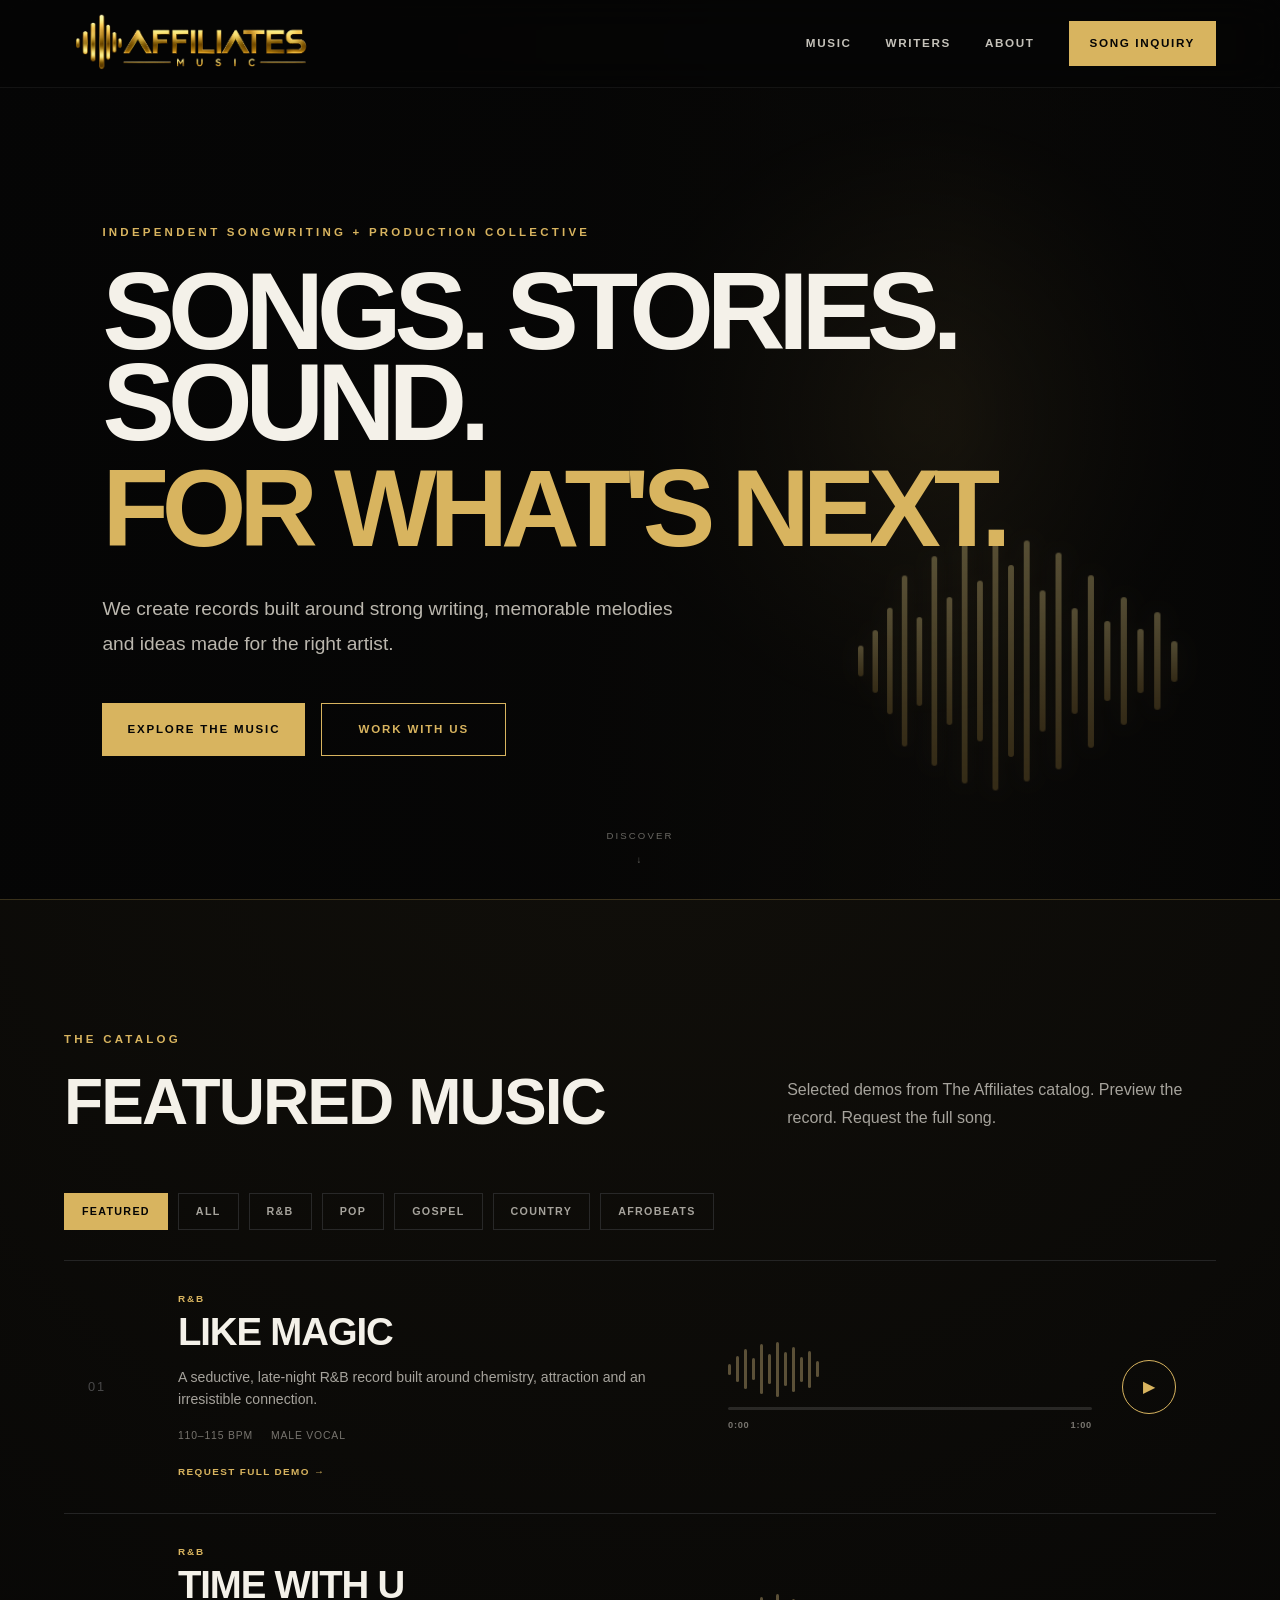
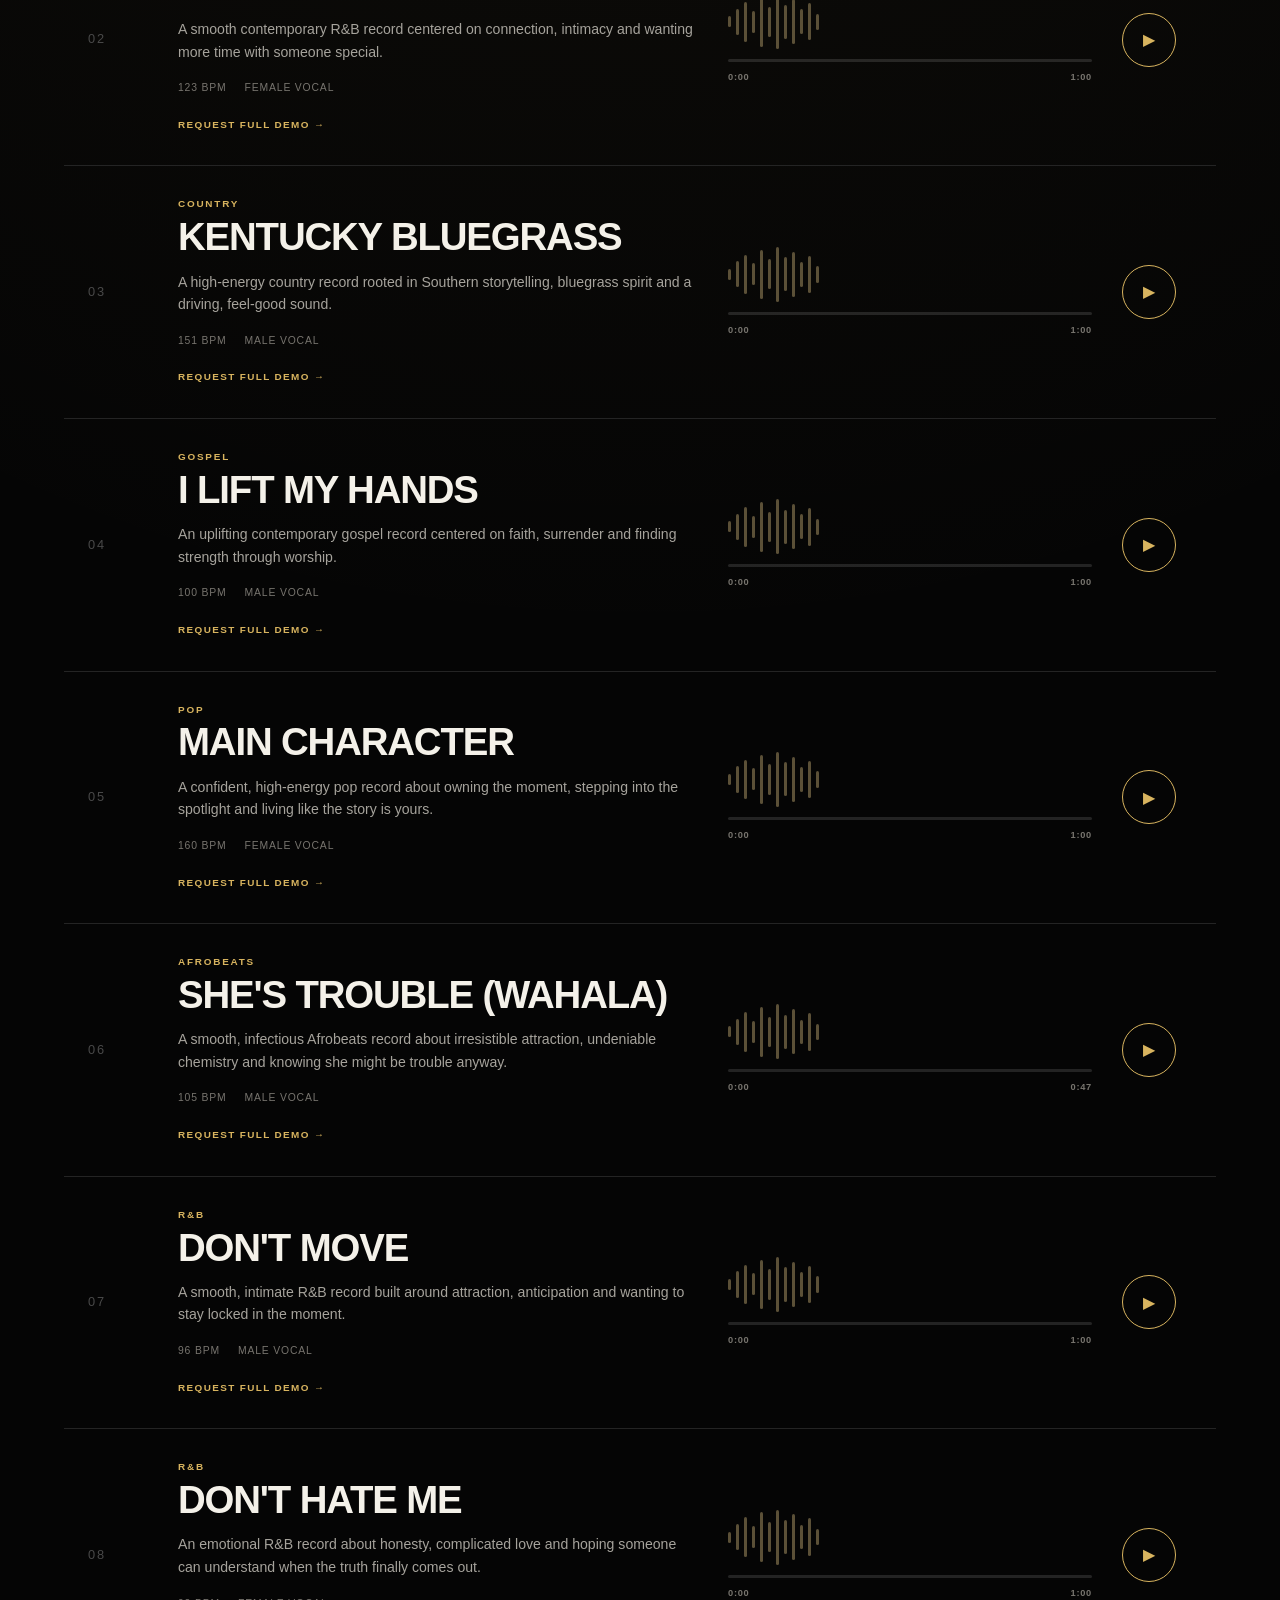
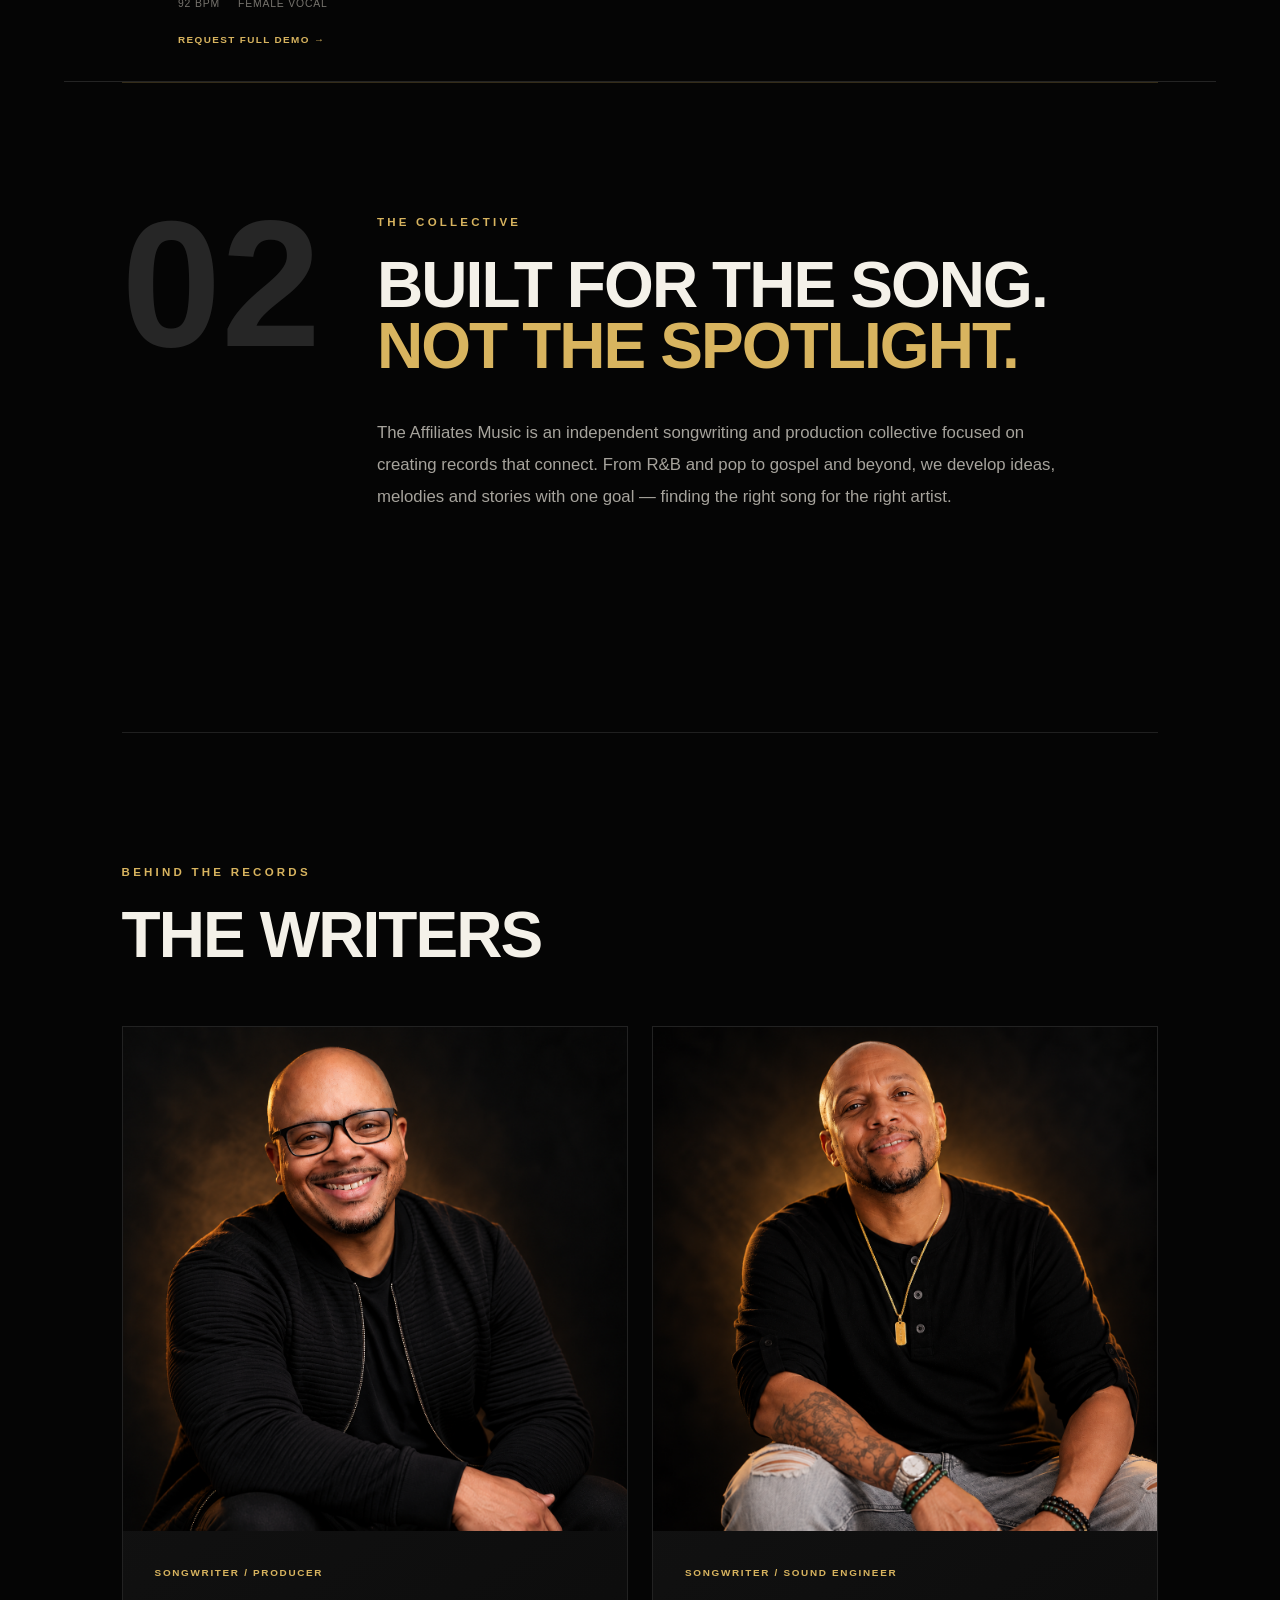
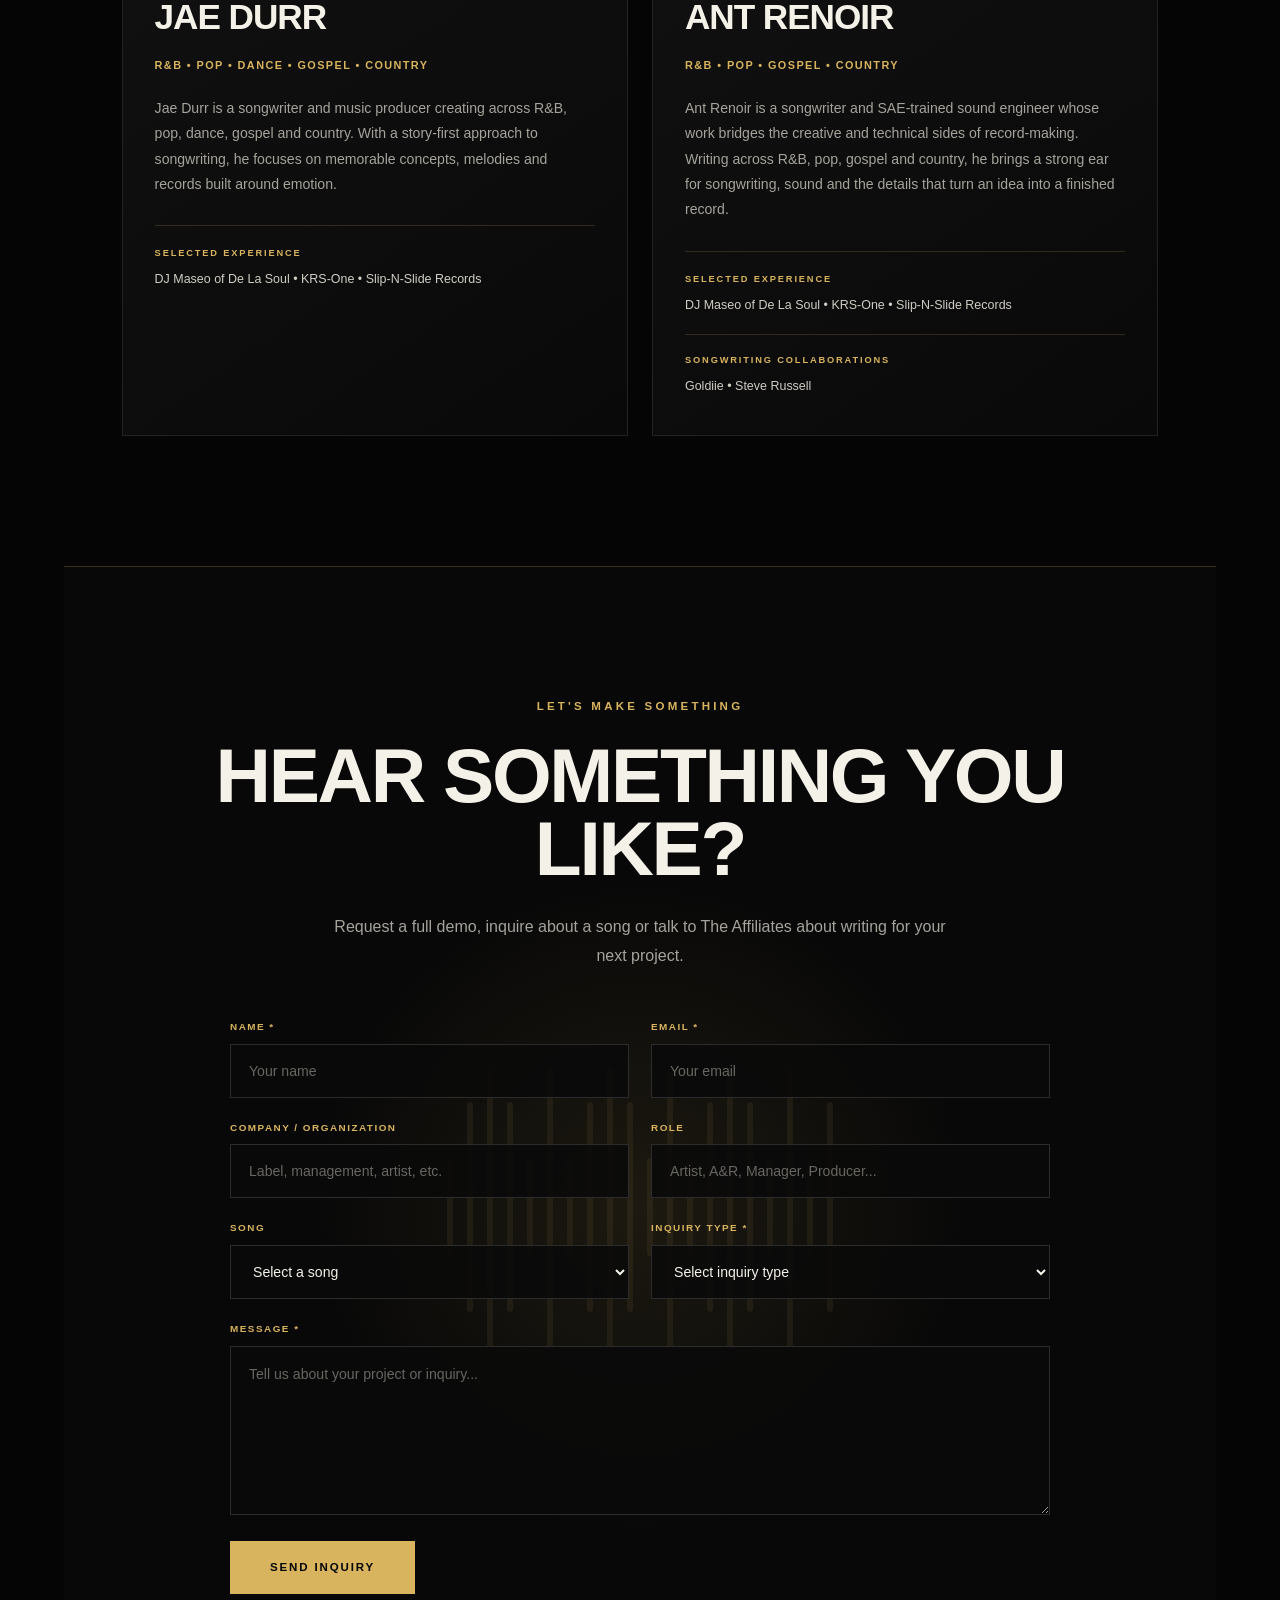
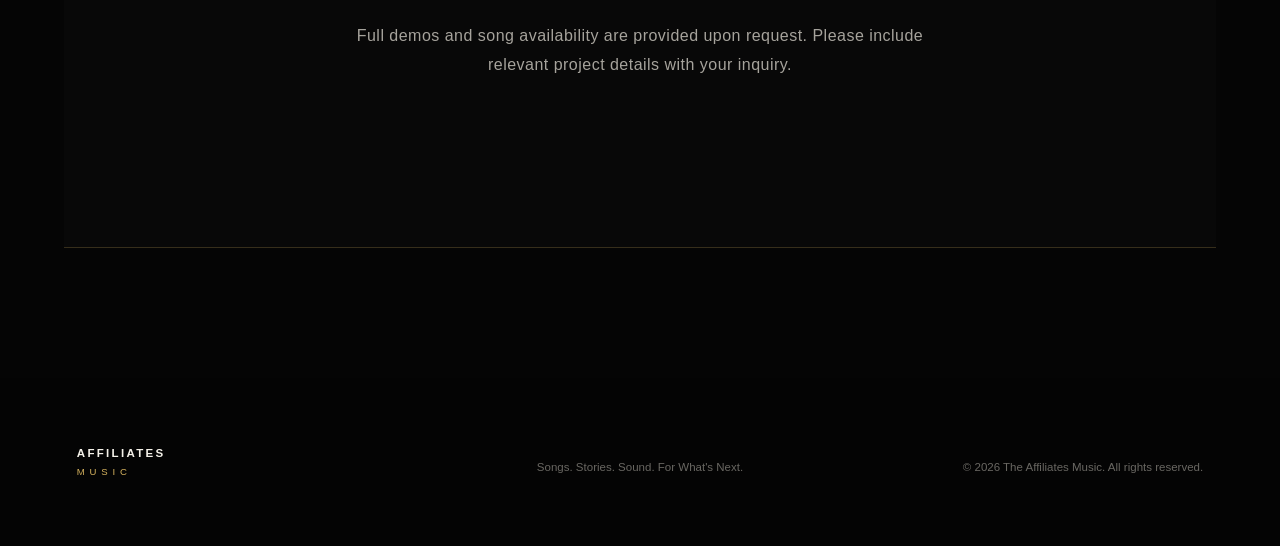
<file: index.html>
<!DOCTYPE html>
<html lang="en">
<head>
  <meta charset="UTF-8">
  <meta name="viewport" content="width=device-width, initial-scale=1.0">

  <meta
    name="description"
    content="The Affiliates Music — an independent songwriting and production collective creating songs for artists, labels and the culture."
  >
<meta
  name="robots"
  content="index, follow"
>

<meta
  name="author"
  content="The Affiliates Music"
>

<link
  rel="canonical"
  href="https://mjdurr.github.io/the-affiliates-music/"
>
  
<!-- Social Sharing / Open Graph -->
<meta property="og:type" content="website">

<meta
  property="og:title"
  content="The Affiliates Music | Songwriting & Production Collective"
>

<meta
  property="og:description"
  content="Songs. Stories. Sound. For What's Next. Explore original music from The Affiliates Music — an independent songwriting and production collective."
>

<meta
  property="og:url"
  content="https://mjdurr.github.io/the-affiliates-music/"
>

<meta
  property="og:image"
  content="https://mjdurr.github.io/the-affiliates-music/assets/images/affiliates-social-share.png"
>

<meta property="og:image:width" content="1200">
<meta property="og:image:height" content="630">
<meta
  property="og:image:alt"
  content="The Affiliates Music — Songs. Stories. Sound. For What's Next."
>

<meta
  property="og:site_name"
  content="The Affiliates Music"
>

<!-- X / Twitter Sharing -->
<meta name="twitter:card" content="summary_large_image">

<meta
  name="twitter:title"
  content="The Affiliates Music | Songwriting & Production Collective"
>

<meta
  name="twitter:description"
  content="Songs. Stories. Sound. For What's Next. Explore original music from The Affiliates Music."
>

<meta
  name="twitter:image"
  content="https://mjdurr.github.io/the-affiliates-music/assets/images/affiliates-social-share.png"
>
  <title>The Affiliates Music | Songwriting & Production Collective</title>
<link
  rel="icon"
  type="image/png"
  href="assets/images/affiliates-logo.png"
>
  <link rel="stylesheet" href="style.css">
  <script type="application/ld+json">
{
  "@context": "https://schema.org",
  "@type": "Organization",
  "name": "The Affiliates Music",
  "url": "https://mjdurr.github.io/the-affiliates-music/",
  "logo": "https://mjdurr.github.io/the-affiliates-music/assets/images/affiliates-logo.png",
  "description": "An independent songwriting and production collective creating original music for artists, labels and the culture.",
  "founder": [
    {
      "@type": "Person",
      "name": "Jae Durr"
    },
    {
      "@type": "Person",
      "name": "Ant Renoir"
    }
  ],
  "knowsAbout": [
    "Songwriting",
    "Music Production",
    "Sound Engineering",
    "R&B",
    "Pop Music",
    "Gospel Music",
    "Country Music",
    "Afrobeats"
  ]
}
</script>
</head>

<body>

  <!-- =========================
       NAVIGATION
  ========================== -->
  <header class="site-header">

<a href="#home" class="brand">
  <img
    src="assets/images/affiliates-logo.png"
    alt="The Affiliates Music"
    class="brand-logo"
  >
</a>

    <nav class="main-nav">
      <a href="#music">Music</a>
      <a href="#writers">Writers</a>
      <a href="#about">About</a>
      <a href="#contact" class="nav-cta">Song Inquiry</a>
    </nav>

  </header>


  <main>

    <!-- =========================
         HERO
    ========================== -->
    <section class="hero" id="home">

      <div class="hero-glow"></div>

      <div class="hero-content">

        <p class="eyebrow">INDEPENDENT SONGWRITING + PRODUCTION COLLECTIVE</p>

        <h1>
          SONGS. STORIES. SOUND.
          <span>FOR WHAT'S NEXT.</span>
        </h1>

        <p class="hero-copy">
          We create records built around strong writing, memorable
          melodies and ideas made for the right artist.
        </p>

        <div class="hero-actions">
          <a href="#music" class="button button-primary">
            Explore The Music
          </a>

          <a href="#contact" class="button button-secondary">
            Work With Us
          </a>
        </div>

      </div>

      <div class="hero-waveform" aria-hidden="true">
        <span></span>
        <span></span>
        <span></span>
        <span></span>
        <span></span>
        <span></span>
        <span></span>
        <span></span>
        <span></span>
        <span></span>
        <span></span>
        <span></span>
        <span></span>
        <span></span>
        <span></span>
        <span></span>
        <span></span>
        <span></span>
        <span></span>
        <span></span>
        <span></span>
      </div>

      <a href="#music" class="scroll-indicator">
        <span>Discover</span>
        ↓
      </a>

    </section>


    <!-- =========================
         FEATURED MUSIC
    ========================== -->
    <section class="section music-section" id="music">

      <div class="section-heading">

        <div>
          <p class="eyebrow">THE CATALOG</p>
          <h2>Featured Music</h2>
        </div>

        <p>
          Selected demos from The Affiliates catalog.
          Preview the record. Request the full song.
        </p>

      </div>


      <div class="filter-bar">
  <button class="filter active" data-filter="featured">Featured</button>
  <button class="filter" data-filter="all">All</button>
  <button class="filter" data-filter="r&b">R&amp;B</button>
  <button class="filter" data-filter="pop">Pop</button>
  <button class="filter" data-filter="gospel">Gospel</button>
  <button class="filter" data-filter="country">Country</button>
  <button class="filter" data-filter="afrobeats">Afrobeats</button>
</div>

      <div class="song-grid">

        
        <!-- SONG 1 -->
<article class="song-card" data-featured="true">

  <div class="song-number">01</div>

  <div class="song-info">
    <p class="song-genre">R&amp;B</p>

    <h3>Like Magic</h3>

    <p class="song-description">
      A seductive, late-night R&amp;B record built around
      chemistry, attraction and an irresistible connection.
    </p>

    <div class="song-meta">
      <span>110–115 BPM</span>
      <span>Male Vocal</span>
    </div>
    <button
  type="button"
  class="demo-request"
  data-song="Like Magic">
  Request Full Demo →
</button>
  </div>

  <div class="song-player">

  <div class="mini-wave">
    <span></span><span></span><span></span><span></span>
    <span></span><span></span><span></span><span></span>
    <span></span><span></span><span></span><span></span>
  </div>

  <div class="progress-container">

    <div
      class="progress-track"
      data-progress="like-magic-audio"
      role="slider"
      aria-label="Like Magic playback position"
      tabindex="0">

      <div class="progress-fill"></div>

    </div>

    <div class="time-display">
      <span class="current-time">0:00</span>
      <span class="duration">0:00</span>
    </div>

  </div>

</div>

<audio
  id="like-magic-audio"
  src="assets/audio/Like_Magic-preview.mp3"
  preload="metadata">
</audio>

<button
  class="play-button"
  data-audio="like-magic-audio"
  aria-label="Play Like Magic preview">
  ▶
</button>

</article>


        <!-- SONG 2 -->
<article class="song-card" data-featured="true">

  <div class="song-number">02</div>

  <div class="song-info">
    <p class="song-genre">R&amp;B</p>

    <h3>Time With U</h3>

    <p class="song-description">
      A smooth contemporary R&amp;B record centered on connection,
      intimacy and wanting more time with someone special.
    </p>

    <div class="song-meta">
  <span>123 BPM</span>
  <span>Female Vocal</span>
</div>
    <button
  type="button"
  class="demo-request"
  data-song="Time With U">
  Request Full Demo →
</button>
  </div>

  <div class="song-player">

    <div class="mini-wave">
      <span></span><span></span><span></span><span></span>
      <span></span><span></span><span></span><span></span>
      <span></span><span></span><span></span><span></span>
    </div>

    <div class="progress-container">

      <div
        class="progress-track"
        data-progress="time-with-u-audio"
        role="slider"
        aria-label="Time With U playback position"
        tabindex="0">

        <div class="progress-fill"></div>

      </div>

      <div class="time-display">
        <span class="current-time">0:00</span>
        <span class="duration">0:00</span>
      </div>

    </div>

  </div>

  <audio
    id="time-with-u-audio"
    src="assets/audio/Time_With_U-preview.mp3"
    preload="metadata">
  </audio>

  <button
    class="play-button"
    data-audio="time-with-u-audio"
    aria-label="Play Time With U preview">
    ▶
  </button>

</article>


        <!-- SONG 3 -->
<article class="song-card" data-featured="true">

  <div class="song-number">03</div>

  <div class="song-info">
    <p class="song-genre">Country</p>

    <h3>Kentucky Bluegrass</h3>

    <p class="song-description">
      A high-energy country record rooted in Southern storytelling,
      bluegrass spirit and a driving, feel-good sound.
    </p>

    <div class="song-meta">
      <span>151 BPM</span>
      <span>Male Vocal</span>
    </div>
    <button
  type="button"
  class="demo-request"
  data-song="Kentucky Bluegrass">
  Request Full Demo →
</button>
  </div>

  <div class="song-player">

    <div class="mini-wave">
      <span></span><span></span><span></span><span></span>
      <span></span><span></span><span></span><span></span>
      <span></span><span></span><span></span><span></span>
    </div>

    <div class="progress-container">

      <div
        class="progress-track"
        data-progress="kentucky-bluegrass-audio"
        role="slider"
        aria-label="Kentucky Bluegrass playback position"
        tabindex="0">

        <div class="progress-fill"></div>

      </div>

      <div class="time-display">
        <span class="current-time">0:00</span>
        <span class="duration">0:00</span>
      </div>

    </div>

  </div>

  <audio
    id="kentucky-bluegrass-audio"
    src="assets/audio/Kentucky_Bluegrass-preview.mp3"
    preload="metadata">
  </audio>

  <button
    class="play-button"
    data-audio="kentucky-bluegrass-audio"
    aria-label="Play Kentucky Bluegrass preview">
    ▶
  </button>

</article>


        <!-- SONG 4 -->
<article class="song-card" data-featured="true">

  <div class="song-number">04</div>

  <div class="song-info">
    <p class="song-genre">Gospel</p>

    <h3>I Lift My Hands</h3>

    <p class="song-description">
      An uplifting contemporary gospel record centered on faith,
      surrender and finding strength through worship.
    </p>

    <div class="song-meta">
      <span>100 BPM</span>
      <span>Male Vocal</span>
    </div>
    <button
  type="button"
  class="demo-request"
  data-song="I Lift My Hands">
  Request Full Demo →
</button>
  </div>

  <div class="song-player">

    <div class="mini-wave">
      <span></span><span></span><span></span><span></span>
      <span></span><span></span><span></span><span></span>
      <span></span><span></span><span></span><span></span>
    </div>

    <div class="progress-container">

      <div
        class="progress-track"
        data-progress="i-lift-my-hands-audio"
        role="slider"
        aria-label="I Lift My Hands playback position"
        tabindex="0">

        <div class="progress-fill"></div>

      </div>

      <div class="time-display">
        <span class="current-time">0:00</span>
        <span class="duration">0:00</span>
      </div>

    </div>

  </div>

  <audio
    id="i-lift-my-hands-audio"
    src="assets/audio/I_Lift_My_Hands-preview.mp3"
    preload="metadata">
  </audio>

  <button
    class="play-button"
    data-audio="i-lift-my-hands-audio"
    aria-label="Play I Lift My Hands preview">
    ▶
  </button>

</article>
<!-- SONG 5 -->
<article class="song-card" data-featured="true">

  <div class="song-number">05</div>

  <div class="song-info">
    <p class="song-genre">Pop</p>

    <h3>Main Character</h3>

    <p class="song-description">
      A confident, high-energy pop record about owning the moment,
      stepping into the spotlight and living like the story is yours.
    </p>

    <div class="song-meta">
      <span>160 BPM</span>
      <span>Female Vocal</span>
    </div>
    <button
  type="button"
  class="demo-request"
  data-song="Main Character">
  Request Full Demo →
</button>
  </div>

  <div class="song-player">

    <div class="mini-wave">
      <span></span><span></span><span></span><span></span>
      <span></span><span></span><span></span><span></span>
      <span></span><span></span><span></span><span></span>
    </div>

    <div class="progress-container">

      <div
        class="progress-track"
        data-progress="main-character-audio"
        role="slider"
        aria-label="Main Character playback position"
        tabindex="0">

        <div class="progress-fill"></div>

      </div>

      <div class="time-display">
        <span class="current-time">0:00</span>
        <span class="duration">0:00</span>
      </div>

    </div>

  </div>

  <audio
    id="main-character-audio"
    src="assets/audio/Main_Character-preview.mp3"
    preload="metadata">
  </audio>

  <button
    class="play-button"
    data-audio="main-character-audio"
    aria-label="Play Main Character preview">
    ▶
  </button>

</article>

<!-- SONG 6 -->
<article class="song-card" data-featured="true">

  <div class="song-number">06</div>

  <div class="song-info">
    <p class="song-genre">Afrobeats</p>

    <h3>She's Trouble (Wahala)</h3>

    <p class="song-description">
      A smooth, infectious Afrobeats record about irresistible attraction,
      undeniable chemistry and knowing she might be trouble anyway.
    </p>

    <div class="song-meta">
      <span>105 BPM</span>
      <span>Male Vocal</span>
    </div>
    <button
  type="button"
  class="demo-request"
  data-song="She's Trouble (Wahala)">
  Request Full Demo →
</button>
  </div>

  <div class="song-player">

    <div class="mini-wave">
      <span></span><span></span><span></span><span></span>
      <span></span><span></span><span></span><span></span>
      <span></span><span></span><span></span><span></span>
    </div>

    <div class="progress-container">

      <div
        class="progress-track"
        data-progress="shes-trouble-wahala-audio"
        role="slider"
        aria-label="She's Trouble Wahala playback position"
        tabindex="0">

        <div class="progress-fill"></div>

      </div>

      <div class="time-display">
        <span class="current-time">0:00</span>
        <span class="duration">0:00</span>
      </div>

    </div>

  </div>

  <audio
    id="shes-trouble-wahala-audio"
    src="assets/audio/Shes_Trouble_Wahala-preview.mp3"
    preload="metadata">
  </audio>

  <button
    class="play-button"
    data-audio="shes-trouble-wahala-audio"
    aria-label="Play She's Trouble Wahala preview">
    ▶
  </button>

</article>
   <!-- SONG 7 -->
<article class="song-card" data-featured="true">

  <div class="song-number">07</div>

  <div class="song-info">
    <p class="song-genre">R&amp;B</p>

    <h3>Don't Move</h3>

    <p class="song-description">
      A smooth, intimate R&amp;B record built around attraction,
      anticipation and wanting to stay locked in the moment.
    </p>

    <div class="song-meta">
      <span>96 BPM</span>
      <span>Male Vocal</span>
    </div>
    <button
  type="button"
  class="demo-request"
  data-song="Don't Move">
  Request Full Demo →
</button>
  </div>

  <div class="song-player">

    <div class="mini-wave">
      <span></span><span></span><span></span><span></span>
      <span></span><span></span><span></span><span></span>
      <span></span><span></span><span></span><span></span>
    </div>

    <div class="progress-container">

      <div
        class="progress-track"
        data-progress="dont-move-audio"
        role="slider"
        aria-label="Don't Move playback position"
        tabindex="0">

        <div class="progress-fill"></div>

      </div>

      <div class="time-display">
        <span class="current-time">0:00</span>
        <span class="duration">0:00</span>
      </div>

    </div>

  </div>

  <audio
    id="dont-move-audio"
    src="assets/audio/Dont_Move-preview.mp3"
    preload="metadata">
  </audio>

  <button
    class="play-button"
    data-audio="dont-move-audio"
    aria-label="Play Don't Move preview">
    ▶
  </button>

</article>    

<!-- SONG 8 -->
<article class="song-card" data-featured="true">

  <div class="song-number">08</div>

  <div class="song-info">
    <p class="song-genre">R&amp;B</p>

    <h3>Don't Hate Me</h3>

    <p class="song-description">
      An emotional R&amp;B record about honesty, complicated love
      and hoping someone can understand when the truth finally comes out.
    </p>

    <div class="song-meta">
      <span>92 BPM</span>
      <span>Female Vocal</span>
    </div>
    <button
  type="button"
  class="demo-request"
  data-song="Don't Hate Me">
  Request Full Demo →
</button>
  </div>

  <div class="song-player">

    <div class="mini-wave">
      <span></span><span></span><span></span><span></span>
      <span></span><span></span><span></span><span></span>
      <span></span><span></span><span></span><span></span>
    </div>

    <div class="progress-container">

      <div
        class="progress-track"
        data-progress="dont-hate-me-audio"
        role="slider"
        aria-label="Don't Hate Me playback position"
        tabindex="0">

        <div class="progress-fill"></div>

      </div>

      <div class="time-display">
        <span class="current-time">0:00</span>
        <span class="duration">0:00</span>
      </div>

    </div>

  </div>

  <audio
    id="dont-hate-me-audio"
    src="assets/audio/Dont_Hate_Me-preview.mp3"
    preload="metadata">
  </audio>

  <button
    class="play-button"
    data-audio="dont-hate-me-audio"
    aria-label="Play Don't Hate Me preview">
    ▶
  </button>

</article>
        
    <!-- =========================
         ABOUT
    ========================== -->
    <section class="section about-section" id="about">

      <div class="about-number">02</div>

      <div class="about-content">

        <p class="eyebrow">THE COLLECTIVE</p>

        <h2>
          Built for the song.
          <span>Not the spotlight.</span>
        </h2>

        <p>
          The Affiliates Music is an independent songwriting and
          production collective focused on creating records that connect.
          From R&amp;B and pop to gospel and beyond, we develop ideas,
          melodies and stories with one goal — finding the right song
          for the right artist.
        </p>

      </div>

    </section>


    <!-- =========================
         WRITERS
    ========================== -->
    <section class="section writers-section" id="writers">

      <div class="section-heading">

        <div>
          <p class="eyebrow">BEHIND THE RECORDS</p>
          <h2>The Writers</h2>
        </div>

      </div>


      <div class="writer-grid">

  <!-- JAE DURR -->
  <article class="writer-card">

    <div class="writer-image">
  <img
    src="assets/images/jae-durr.png"
    alt="Jae Durr — Songwriter and Producer"
    class="writer-photo"
  >
</div>

    <div class="writer-content">

      <p class="writer-role">
        SONGWRITER / PRODUCER
      </p>

      <h3>Jae Durr</h3>

      <p class="writer-genres">
        R&amp;B • POP • DANCE • GOSPEL • COUNTRY
      </p>

      <p class="writer-bio">
        Jae Durr is a songwriter and music producer creating across
        R&amp;B, pop, dance, gospel and country. With a story-first
        approach to songwriting, he focuses on memorable concepts,
        melodies and records built around emotion.
      </p>

      <div class="writer-credits">
        <span>SELECTED EXPERIENCE</span>

        <p>
          DJ Maseo of De La Soul • KRS-One • Slip-N-Slide Records
        </p>
      </div>

    </div>

  </article>


  <!-- ANT RENOIR -->
  <article class="writer-card">

    <div class="writer-image">
  <img
    src="assets/images/ant-renoir.png"
    alt="Ant Renoir — Songwriter and Sound Engineer"
    class="writer-photo"
  >
</div>

    <div class="writer-content">

      <p class="writer-role">
        SONGWRITER / SOUND ENGINEER
      </p>

      <h3>Ant Renoir</h3>

      <p class="writer-genres">
        R&amp;B • POP • GOSPEL • COUNTRY
      </p>

      <p class="writer-bio">
        Ant Renoir is a songwriter and SAE-trained sound engineer
        whose work bridges the creative and technical sides of
        record-making. Writing across R&amp;B, pop, gospel and country,
        he brings a strong ear for songwriting, sound and the details
        that turn an idea into a finished record.
      </p>

      <div class="writer-credits">
        <span>SELECTED EXPERIENCE</span>

        <p>
          DJ Maseo of De La Soul • KRS-One • Slip-N-Slide Records
        </p>
      </div>

      <div class="writer-credits collaboration-credits">
        <span>SONGWRITING COLLABORATIONS</span>

        <p>
          Goldiie • Steve Russell
        </p>
      </div>

    </div>

  </article>

</div>

    </section>


    <!-- =========================
         CONTACT CTA
    ========================== -->
    <section class="contact-section" id="contact">

      <div class="contact-wave" aria-hidden="true">
        <span></span><span></span><span></span><span></span>
        <span></span><span></span><span></span><span></span>
        <span></span><span></span><span></span><span></span>
        <span></span><span></span><span></span><span></span>
        <span></span><span></span><span></span><span></span>
      </div>

      <div class="contact-content">

        <p class="eyebrow">LET'S MAKE SOMETHING</p>

        <h2>Hear something you like?</h2>

        <p>
          Request a full demo, inquire about a song or talk to
          The Affiliates about writing for your next project.
        </p>

        <form
  class="inquiry-form"
  action="https://formspree.io/f/mljjgrqg"
  method="POST"
>


          
  <div class="form-grid">

    <div class="form-field">
      <label for="inquiry-name">Name *</label>
      <input
        type="text"
        id="inquiry-name"
        name="name"
        placeholder="Your name"
        required
      >
    </div>

    <div class="form-field">
      <label for="inquiry-email">Email *</label>
      <input
        type="email"
        id="inquiry-email"
        name="email"
        placeholder="Your email"
        required
      >
    </div>

    <div class="form-field">
      <label for="inquiry-company">Company / Organization</label>
      <input
        type="text"
        id="inquiry-company"
        name="company"
        placeholder="Label, management, artist, etc."
      >
    </div>

    <div class="form-field">
      <label for="inquiry-role">Role</label>
      <input
        type="text"
        id="inquiry-role"
        name="role"
        placeholder="Artist, A&R, Manager, Producer..."
      >
    </div>

    <div class="form-field">
      <label for="inquiry-song">Song</label>
      <select id="inquiry-song" name="song">
        <option value="">Select a song</option>
        <option value="Like Magic">Like Magic</option>
        <option value="Time With U">Time With U</option>
        <option value="Kentucky Bluegrass">Kentucky Bluegrass</option>
        <option value="I Lift My Hands">I Lift My Hands</option>
        <option value="Main Character">Main Character</option>
        <option value="She's Trouble (Wahala)">She's Trouble (Wahala)</option>
        <option value="Don't Move">Don't Move</option>
        <option value="Don't Hate Me">Don't Hate Me</option>
      </select>
    </div>

    <div class="form-field">
      <label for="inquiry-type">Inquiry Type *</label>
      <select
        id="inquiry-type"
        name="inquiry_type"
        required
      >
        <option value="">Select inquiry type</option>
        <option value="Request Full Demo">Request Full Demo</option>
        <option value="Song Availability / Licensing">Song Availability / Licensing</option>
        <option value="Writing / Production">Writing / Production Inquiry</option>
        <option value="Other">Other</option>
      </select>
    </div>

  </div>

  <div class="form-field form-message">
    <label for="inquiry-message">Message *</label>
    <textarea
      id="inquiry-message"
      name="message"
      rows="6"
      placeholder="Tell us about your project or inquiry..."
      required
    ></textarea>
  </div>

  <button type="submit" class="button button-primary">
    Send Inquiry
  </button>

</form>
<p class="inquiry-note">
  Full demos and song availability are provided upon request.
  Please include relevant project details with your inquiry.
</p>
      </div>

    </section>

  </main>


  <!-- =========================
       FOOTER
  ========================== -->
  <footer>

    <div class="footer-brand">
      <strong>AFFILIATES</strong>
      <span>MUSIC</span>
    </div>

    <p>
      Songs. Stories. Sound. For What's Next.
    </p>

    <p class="copyright">
      © 2026 The Affiliates Music. All rights reserved.
    </p>

  </footer>

<script src="script.js"></script>

</body>
</html>
</file>
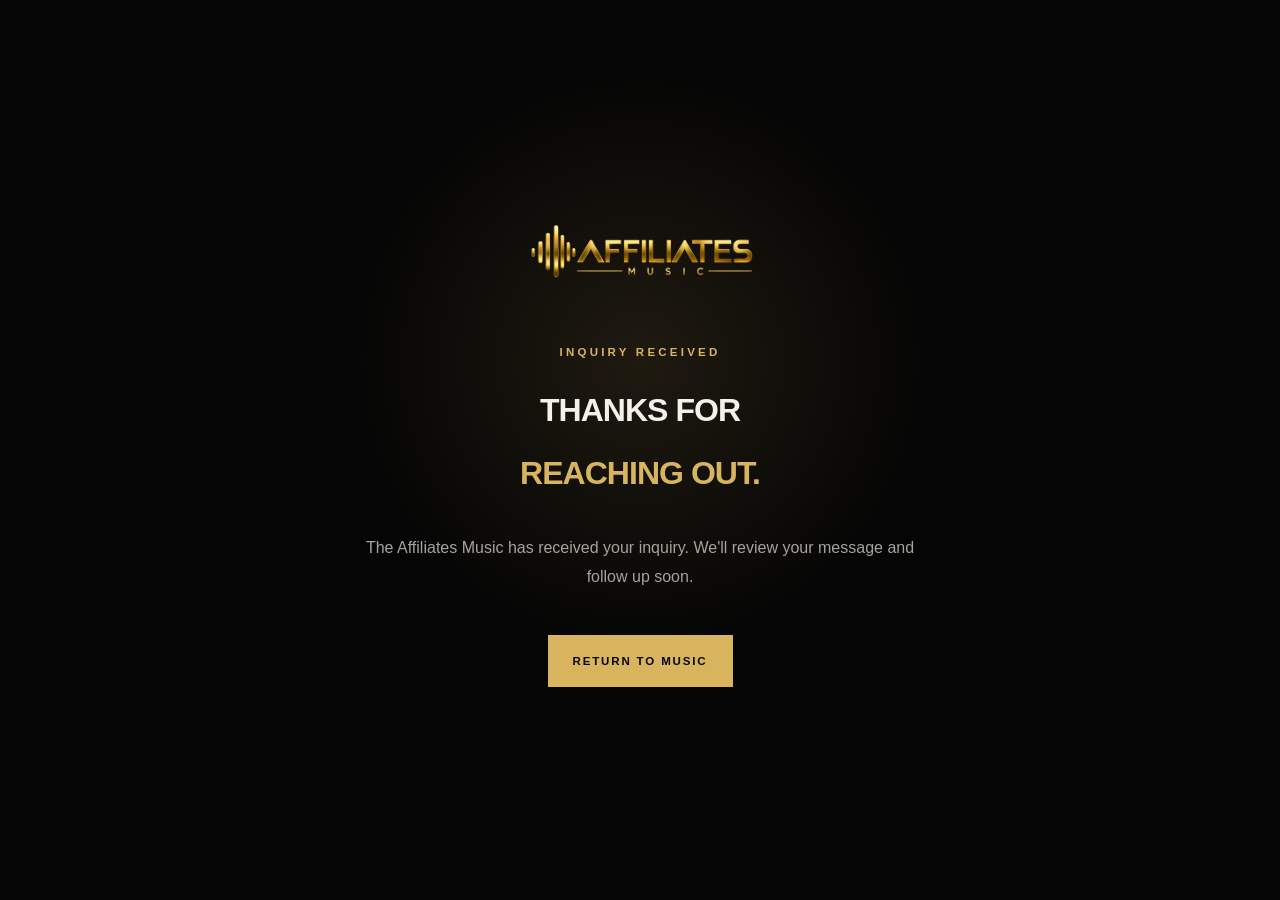
<file: thanks.html>
<!DOCTYPE html>
<html lang="en">

<head>
  <meta charset="UTF-8">

  <meta
    name="viewport"
    content="width=device-width, initial-scale=1.0"
  >

  <meta
    name="description"
    content="Thank you for contacting The Affiliates Music."
  >

  <title>Inquiry Received | The Affiliates Music</title>

  <link rel="stylesheet" href="style.css">
</head>

<body>

  <main class="thank-you-page">

    <div class="thank-you-content">

      <img
        src="assets/images/affiliates-logo.png"
        alt="The Affiliates Music"
        class="thank-you-logo"
      >

      <p class="eyebrow">
        INQUIRY RECEIVED
      </p>

      <h1>
        THANKS FOR
        <span>REACHING OUT.</span>
      </h1>

      <p class="thank-you-copy">
        The Affiliates Music has received your inquiry.
        We'll review your message and follow up soon.
      </p>

      <a
        href="index.html#music"
        class="button button-primary"
      >
        Return to Music
      </a>

    </div>

  </main>

</body>

</html>
</file>
<file: style.css>
/* =========================================================
   THE AFFILIATES MUSIC
   Core Website Styles
========================================================= */

:root {
  --black: #050505;
  --black-soft: #0a0a0a;
  --charcoal: #101010;
  --charcoal-light: #171717;

  --gold: #d8b45f;
  --gold-light: #f0d98e;
  --gold-dark: #8e7135;

  --white: #f4f1e9;
  --gray: #a6a39c;
  --gray-dark: #696762;

  --border: rgba(216, 180, 95, 0.22);

  --max-width: 1240px;
}


/* =========================================================
   RESET
========================================================= */

* {
  box-sizing: border-box;
  margin: 0;
  padding: 0;
}

html {
  scroll-behavior: smooth;
}

body {
  background:
    radial-gradient(
      circle at 50% 10%,
      rgba(216, 180, 95, 0.06),
      transparent 25%
    ),
    var(--black);

  color: var(--white);

  font-family:
    Arial,
    Helvetica,
    sans-serif;

  line-height: 1.6;

  overflow-x: hidden;
}

a {
  color: inherit;
  text-decoration: none;
}

button {
  font: inherit;
}


/* =========================================================
   TYPOGRAPHY
========================================================= */

h1,
h2,
h3,
strong {
  letter-spacing: -0.03em;
}

h2 {
  font-size: clamp(2.7rem, 5vw, 5.5rem);
  line-height: 0.95;
  text-transform: uppercase;
}

.eyebrow {
  color: var(--gold);

  font-size: 0.72rem;
  font-weight: 700;

  letter-spacing: 0.28em;

  text-transform: uppercase;

  margin-bottom: 24px;
}


/* =========================================================
   HEADER
========================================================= */

.site-header {
  position: fixed;

  top: 0;
  left: 0;

  width: 100%;

  height: 88px;

  padding: 0 5%;

  display: flex;
  align-items: center;
  justify-content: space-between;

  background: rgba(5, 5, 5, 0.82);

  backdrop-filter: blur(18px);
  -webkit-backdrop-filter: blur(18px);

  border-bottom: 1px solid rgba(255, 255, 255, 0.06);

  z-index: 1000;
}


/* =========================================================
   BRAND
========================================================= */

.brand {
  display: flex;
  align-items: center;

  gap: 15px;
}
.brand-logo {
  display: block;
  width: 250px;
  max-width: 100%;
  height: auto;
  object-fit: contain;
}
.brand-wave {
  height: 34px;

  display: flex;
  align-items: center;

  gap: 3px;
}

.brand-wave span {
  display: block;

  width: 3px;

  background: var(--gold);

  border-radius: 4px;
}

.brand-wave span:nth-child(1) {
  height: 12px;
}

.brand-wave span:nth-child(2) {
  height: 24px;
}

.brand-wave span:nth-child(3) {
  height: 34px;
}

.brand-wave span:nth-child(4) {
  height: 24px;
}

.brand-wave span:nth-child(5) {
  height: 12px;
}

.brand-name {
  display: flex;
  flex-direction: column;

  line-height: 1;
}

.brand-name strong {
  font-size: 1rem;

  letter-spacing: 0.22em;
}

.brand-name small {
  color: var(--gold);

  font-size: 0.56rem;

  letter-spacing: 0.55em;

  margin-top: 7px;
}


/* =========================================================
   NAVIGATION
========================================================= */

.main-nav {
  display: flex;
  align-items: center;

  gap: 34px;
}

.main-nav a {
  color: #c5c2ba;

  font-size: 0.73rem;
  font-weight: 700;

  letter-spacing: 0.14em;

  text-transform: uppercase;

  transition:
    color 0.25s ease,
    opacity 0.25s ease;
}

.main-nav a:hover {
  color: var(--gold-light);
}

.main-nav .nav-cta {
  color: var(--black);

  background: var(--gold);

  padding: 12px 20px;

  border: 1px solid var(--gold);
}

.main-nav .nav-cta:hover {
  color: var(--gold-light);

  background: transparent;
}


/* =========================================================
   HERO
========================================================= */

.hero {
  min-height: 100vh;

  padding:
    170px 8%
    90px;

  position: relative;

  display: flex;
  align-items: center;

  overflow: hidden;

  border-bottom: 1px solid var(--border);
}

.hero::after {
  content: "";

  position: absolute;

  inset: 0;

  background:
    linear-gradient(
      90deg,
      rgba(5, 5, 5, 0.98) 0%,
      rgba(5, 5, 5, 0.88) 45%,
      rgba(5, 5, 5, 0.5) 75%,
      rgba(5, 5, 5, 0.9) 100%
    );

  z-index: 0;
}

.hero-glow {
  position: absolute;

  width: 650px;
  height: 650px;

  right: 3%;
  top: 10%;

  background:
    radial-gradient(
      circle,
      rgba(216, 180, 95, 0.14),
      transparent 65%
    );

  filter: blur(10px);

  z-index: 0;
}

.hero-content {
  position: relative;

  max-width: 1000px;

  z-index: 2;
}

.hero h1 {
  max-width: 1100px;

  font-size: clamp(4rem, 8.5vw, 9.5rem);

  line-height: 0.84;

  text-transform: uppercase;

  letter-spacing: -0.065em;
}

.hero h1 span {
  display: block;

  color: var(--gold);

  margin-top: 14px;
}

.hero-copy {
  max-width: 590px;

  margin-top: 38px;

  color: #bbb7ae;

  font-size: clamp(1rem, 1.5vw, 1.2rem);

  line-height: 1.8;
}

.hero-actions {
  margin-top: 42px;

  display: flex;

  gap: 16px;

  flex-wrap: wrap;
}


/* =========================================================
   BUTTONS
========================================================= */

.button {
  min-width: 185px;

  padding: 16px 24px;

  display: inline-flex;
  align-items: center;
  justify-content: center;

  border: 1px solid var(--gold);

  font-size: 0.72rem;
  font-weight: 700;

  letter-spacing: 0.16em;

  text-transform: uppercase;

  transition:
    transform 0.25s ease,
    background 0.25s ease,
    color 0.25s ease,
    box-shadow 0.25s ease;
}

.button:hover {
  transform: translateY(-2px);
}

.button-primary {
  color: var(--black);

  background: var(--gold);
}

.button-primary:hover {
  background: var(--gold-light);

  box-shadow:
    0 10px 40px rgba(216, 180, 95, 0.16);
}

.button-secondary {
  color: var(--gold);

  background: transparent;
}

.button-secondary:hover {
  color: var(--black);

  background: var(--gold);
}


/* =========================================================
   HERO WAVEFORM
========================================================= */

.hero-waveform {
  position: absolute;

  right: -3%;
  bottom: 12%;

  height: 260px;
  width: 48%;

  display: flex;
  align-items: center;
  justify-content: center;

  gap: clamp(5px, 0.8vw, 12px);

  opacity: 0.32;

  z-index: 1;

  transform: perspective(800px) rotateY(-12deg);
}

.hero-waveform span {
  width: clamp(3px, 0.45vw, 7px);

  border-radius: 100px;

  background:
    linear-gradient(
      to bottom,
      var(--gold-light),
      var(--gold-dark)
    );

  box-shadow:
    0 0 20px rgba(216, 180, 95, 0.18);
}

.hero-waveform span:nth-child(1) {
  height: 12%;
}

.hero-waveform span:nth-child(2) {
  height: 25%;
}

.hero-waveform span:nth-child(3) {
  height: 42%;
}

.hero-waveform span:nth-child(4) {
  height: 68%;
}

.hero-waveform span:nth-child(5) {
  height: 35%;
}

.hero-waveform span:nth-child(6) {
  height: 82%;
}

.hero-waveform span:nth-child(7) {
  height: 50%;
}

.hero-waveform span:nth-child(8) {
  height: 95%;
}

.hero-waveform span:nth-child(9) {
  height: 62%;
}

.hero-waveform span:nth-child(10) {
  height: 100%;
}

.hero-waveform span:nth-child(11) {
  height: 74%;
}

.hero-waveform span:nth-child(12) {
  height: 92%;
}

.hero-waveform span:nth-child(13) {
  height: 54%;
}

.hero-waveform span:nth-child(14) {
  height: 82%;
}

.hero-waveform span:nth-child(15) {
  height: 40%;
}

.hero-waveform span:nth-child(16) {
  height: 65%;
}

.hero-waveform span:nth-child(17) {
  height: 30%;
}

.hero-waveform span:nth-child(18) {
  height: 48%;
}

.hero-waveform span:nth-child(19) {
  height: 24%;
}

.hero-waveform span:nth-child(20) {
  height: 36%;
}

.hero-waveform span:nth-child(21) {
  height: 15%;
}

.scroll-indicator {
  position: absolute;

  bottom: 32px;
  left: 50%;

  transform: translateX(-50%);

  color: var(--gray-dark);

  display: flex;
  flex-direction: column;
  align-items: center;

  gap: 8px;

  font-size: 0.6rem;

  letter-spacing: 0.22em;

  text-transform: uppercase;

  z-index: 3;
}


/* =========================================================
   GLOBAL SECTION
========================================================= */

.section {
  width: min(100% - 10%, var(--max-width));

  margin: 0 auto;

  padding: 130px 0;
}

.section-heading {
  display: grid;

  grid-template-columns:
    minmax(0, 1.2fr)
    minmax(280px, 0.8fr);

  gap: 80px;

  align-items: end;

  margin-bottom: 60px;
}

.section-heading > p {
  max-width: 480px;

  color: var(--gray);

  line-height: 1.8;
}


/* =========================================================
   MUSIC SECTION
========================================================= */

.music-section {
  position: relative;
}

.filter-bar {
  display: flex;

  gap: 10px;

  flex-wrap: wrap;

  margin-bottom: 30px;
}

.filter {
  color: var(--gray);

  background: transparent;

  border: 1px solid #282828;

  padding: 9px 17px;

  cursor: pointer;

  font-size: 0.67rem;
  font-weight: 700;

  letter-spacing: 0.12em;

  text-transform: uppercase;

  transition:
    border 0.2s ease,
    color 0.2s ease,
    background 0.2s ease;
}

.filter:hover,
.filter.active {
  color: var(--black);

  background: var(--gold);

  border-color: var(--gold);
}


/* =========================================================
   SONG CARDS
========================================================= */

.song-grid {
  border-top: 1px solid #242424;
}

.song-card {
  min-height: 185px;

  padding: 30px 24px;

  position: relative;

  display: grid;

  grid-template-columns:
    60px
    minmax(280px, 1fr)
    minmax(180px, 0.7fr)
    70px;

  gap: 30px;

  align-items: center;

  border-bottom: 1px solid #242424;

  transition:
    background 0.3s ease,
    border-color 0.3s ease;
}

.song-card:hover {
  background:
    linear-gradient(
      90deg,
      rgba(216, 180, 95, 0.07),
      rgba(216, 180, 95, 0.01)
    );

  border-color: var(--border);
}

.song-number {
  color: #494949;

  font-size: 0.8rem;

  letter-spacing: 0.15em;
}

.song-genre {
  color: var(--gold);

  margin-bottom: 6px;

  font-size: 0.62rem;
  font-weight: 700;

  letter-spacing: 0.18em;

  text-transform: uppercase;
}

.song-info h3 {
  font-size: clamp(1.8rem, 3vw, 3rem);

  line-height: 1;

  text-transform: uppercase;
}

.song-description {
  max-width: 550px;

  margin-top: 14px;

  color: var(--gray);

  font-size: 0.88rem;
}

.song-meta {
  margin-top: 17px;

  display: flex;

  gap: 18px;

  color: #77746e;

  font-size: 0.65rem;

  letter-spacing: 0.08em;

  text-transform: uppercase;
}

.mini-wave {
  height: 55px;

  display: flex;
  align-items: center;

  gap: 5px;
}

.mini-wave span {
  width: 3px;

  background: #5b5037;

  border-radius: 100px;
}

.mini-wave span:nth-child(1) {
  height: 20%;
}

.mini-wave span:nth-child(2) {
  height: 48%;
}

.mini-wave span:nth-child(3) {
  height: 72%;
}

.mini-wave span:nth-child(4) {
  height: 40%;
}

.mini-wave span:nth-child(5) {
  height: 90%;
}

.mini-wave span:nth-child(6) {
  height: 55%;
}

.mini-wave span:nth-child(7) {
  height: 100%;
}

.mini-wave span:nth-child(8) {
  height: 62%;
}

.mini-wave span:nth-child(9) {
  height: 82%;
}

.mini-wave span:nth-child(10) {
  height: 45%;
}

.mini-wave span:nth-child(11) {
  height: 68%;
}

.mini-wave span:nth-child(12) {
  height: 30%;
}
.song-player {
  width: 100%;
  min-width: 180px;
}

.progress-container {
  width: 100%;
  margin-top: 10px;
}

.progress-track {
  width: 100%;
  height: 3px;
  position: relative;
  background: rgba(255, 255, 255, 0.12);
  cursor: pointer;
  border-radius: 20px;
  overflow: hidden;
}

.progress-fill {
  width: 0%;
  height: 100%;
  background: var(--gold);
  border-radius: 20px;
  transition: width 0.1s linear;
}

.time-display {
  margin-top: 8px;
  display: flex;
  justify-content: space-between;
  color: #77746e;
  font-size: 0.58rem;
  font-weight: 700;
  letter-spacing: 0.08em;
  font-variant-numeric: tabular-nums;
}

.song-card.playing {
  background:
    linear-gradient(
      90deg,
      rgba(216, 180, 95, 0.1),
      rgba(216, 180, 95, 0.015)
    );

  border-color: rgba(216, 180, 95, 0.4);
}

.song-card.playing .mini-wave span {
  background: var(--gold);
  box-shadow: 0 0 8px rgba(216, 180, 95, 0.22);
}

.song-card.playing .song-number {
  color: var(--gold);
}

.play-button.playing {
  color: var(--black);
  background: var(--gold);
}
.play-button {
  width: 54px;
  height: 54px;

  border-radius: 50%;

  border: 1px solid var(--gold);

  color: var(--gold);

  background: transparent;

  cursor: pointer;

  transition:
    background 0.25s ease,
    color 0.25s ease,
    transform 0.25s ease;
}

.play-button:hover {
  color: var(--black);

  background: var(--gold);

  transform: scale(1.06);
}


/* =========================================================
   ABOUT
========================================================= */

.about-section {
  min-height: 650px;

  display: grid;

  grid-template-columns:
    minmax(80px, 0.25fr)
    minmax(0, 1fr);

  gap: 60px;

  align-items: start;

  border-top: 1px solid var(--border);
}

.about-number {
  color: #262626;

  font-size: clamp(6rem, 14vw, 12rem);

  line-height: 0.8;

  font-weight: 700;
}

.about-content {
  max-width: 920px;
}

.about-content h2 span {
  display: block;

  color: var(--gold);
}

.about-content > p:last-child {
  max-width: 700px;

  margin-top: 40px;

  color: var(--gray);

  font-size: 1.05rem;

  line-height: 1.9;
}


/* =========================================================
   WRITERS
========================================================= */

.writers-section {
  border-top: 1px solid #202020;
}

.writer-grid {
  display: grid;

  grid-template-columns:
    repeat(2, minmax(0, 1fr));

  gap: 24px;
}

.writer-card {
  min-height: 0;

  position: relative;

  display: flex;
  flex-direction: column;

  background:
    linear-gradient(
      145deg,
      #151515,
      #090909
    );

  border: 1px solid #222;

  overflow: hidden;

  transition:
    border-color 0.3s ease,
    transform 0.3s ease;
}

.writer-card:hover {
  border-color: var(--border);

  transform: translateY(-4px);
}

.writer-image {
  width: 100%;
  aspect-ratio: 1 / 1;
  position: relative;
  overflow: hidden;
  background: #0d0d0d;
}

.writer-photo {
  display: block;
  width: 100%;
  height: 100%;
  object-fit: cover;
  object-position: center center;
  transition: transform 0.5s ease;
}

.writer-card:hover .writer-photo {
  transform: scale(1.025);
}

.placeholder-image {
  color: rgba(216, 180, 95, 0.22);

  background:
    radial-gradient(
      circle,
      rgba(216, 180, 95, 0.08),
      transparent 55%
    ),
    #0d0d0d;

  font-size: 6rem;
  font-weight: 700;

  letter-spacing: -0.08em;
}

.writer-content {
  padding: 34px 32px 38px;
}

.writer-role {
  color: var(--gold);

  margin-bottom: 8px;

  font-size: 0.62rem;
  font-weight: 700;

  letter-spacing: 0.17em;
}

.writer-content h3 {
  font-size: 2.2rem;

  text-transform: uppercase;
}

.writer-genres {
  margin-top: 10px;
  color: var(--gold);
  font-size: 0.68rem;
  font-weight: 700;
  letter-spacing: 0.13em;
  line-height: 1.7;
}

.writer-bio {
  max-width: 540px;
  margin-top: 22px;
  color: var(--gray);
  font-size: 0.88rem;
  line-height: 1.8;
}

.writer-credits {
  margin-top: 28px;
  padding-top: 20px;
  border-top: 1px solid rgba(216, 180, 95, 0.18);
}

.writer-credits span {
  display: block;
  margin-bottom: 8px;
  color: var(--gold);
  font-size: 0.58rem;
  font-weight: 700;
  letter-spacing: 0.2em;
}

.writer-credits p {
  color: #d0cdc5;
  font-size: 0.78rem;
  line-height: 1.7;
}

.collaboration-credits {
  margin-top: 18px;
  padding-top: 18px;
}

/* =========================================================
   CONTACT
========================================================= */

.contact-section {
  min-height: 650px;

  padding: 130px 8%;

  position: relative;

  display: flex;
  align-items: center;
  justify-content: center;

  text-align: center;

  background:
    radial-gradient(
      circle at 50% 50%,
      rgba(216, 180, 95, 0.1),
      transparent 38%
    ),
    #080808;

  border-top: 1px solid var(--border);
  border-bottom: 1px solid var(--border);

  overflow: hidden;
}

.contact-content {
  max-width: 850px;

  position: relative;

  z-index: 2;
}

.contact-content h2 {
  font-size: clamp(3rem, 6vw, 6rem);
}

.contact-content > p:not(.eyebrow) {
  max-width: 620px;

  margin:
    28px auto
    38px;

  color: var(--gray);

  font-size: 1rem;

  line-height: 1.8;
}

.contact-wave {
  position: absolute;

  width: 100%;
  height: 280px;

  display: flex;
  align-items: center;
  justify-content: center;

  gap: 14px;

  opacity: 0.07;
}

.contact-wave span {
  width: 6px;

  background: var(--gold);

  border-radius: 100px;
}

.contact-wave span:nth-child(odd) {
  height: 35%;
}

.contact-wave span:nth-child(even) {
  height: 75%;
}

.contact-wave span:nth-child(3n) {
  height: 100%;
}


/* =========================================================
   FOOTER
========================================================= */

footer {
  padding: 70px 6%;

  display: grid;

  grid-template-columns:
    1fr
    1fr
    1fr;

  gap: 30px;

  align-items: end;

  color: #696762;

  background: #040404;

  font-size: 0.72rem;
}

.footer-brand {
  display: flex;
  flex-direction: column;

  color: var(--white);

  line-height: 1;
}

.footer-brand strong {
  letter-spacing: 0.2em;
}

.footer-brand span {
  color: var(--gold);

  margin-top: 7px;

  font-size: 0.6rem;

  letter-spacing: 0.5em;
}

footer > p:nth-child(2) {
  text-align: center;
}

.copyright {
  text-align: right;
}


/* =========================================================
   RESPONSIVE
========================================================= */

@media (max-width: 900px) {

  .site-header {
    height: 76px;

    padding: 0 6%;
  }

  .main-nav a:not(.nav-cta) {
    display: none;
  }

  .main-nav {
    gap: 0;
  }

  .hero {
    min-height: 850px;

    padding:
      140px 6%
      100px;
  }

  .hero h1 {
    font-size: clamp(3.7rem, 14vw, 7rem);
  }

  .hero-waveform {
    width: 75%;

    right: -25%;

    bottom: 8%;
  }

  .section {
    width: 88%;

    padding: 95px 0;
  }

  .section-heading {
    grid-template-columns: 1fr;

    gap: 30px;
  }

  .song-card {
    grid-template-columns:
      35px
      1fr
      55px;

    gap: 18px;
  }

  .mini-wave {
    display: none;
  }

  .about-section {
    grid-template-columns: 1fr;

    gap: 25px;
  }

  .about-number {
    font-size: 5rem;
  }

  .writer-grid {
    grid-template-columns: 1fr;
  }

  footer {
    grid-template-columns: 1fr;

    text-align: center;

    justify-items: center;
  }

  .copyright,
  footer > p:nth-child(2) {
    text-align: center;
  }

}

/* ==========================================
   SONG INQUIRY FORM
========================================== */

.inquiry-form {
  width: 100%;
  max-width: 820px;
  margin: 48px auto 0;
  text-align: left;
}

.form-grid {
  display: grid;
  grid-template-columns: repeat(2, minmax(0, 1fr));
  gap: 22px;
}

.form-field {
  display: flex;
  flex-direction: column;
  gap: 9px;
}

.form-field label {
  color: var(--gold);
  font-size: 0.62rem;
  font-weight: 700;
  letter-spacing: 0.15em;
  text-transform: uppercase;
}

.form-field input,
.form-field select,
.form-field textarea {
  width: 100%;
  padding: 16px 18px;

  color: var(--white);
  background: rgba(10, 10, 10, 0.88);

  border: 1px solid #2c2c2c;
  border-radius: 0;

  font-family: inherit;
  font-size: 0.88rem;

  outline: none;

  transition:
    border-color 0.25s ease,
    background 0.25s ease,
    box-shadow 0.25s ease;
}

.form-field input,
.form-field select {
  min-height: 54px;
}

.form-field textarea {
  resize: vertical;
  min-height: 150px;
  line-height: 1.6;
}

.form-field input::placeholder,
.form-field textarea::placeholder {
  color: #686661;
}

.form-field input:focus,
.form-field select:focus,
.form-field textarea:focus {
  border-color: var(--gold);
  background: #0d0d0d;
  box-shadow: 0 0 0 1px rgba(216, 180, 95, 0.12);
}

.form-field select {
  cursor: pointer;
}

.form-field select option {
  color: var(--white);
  background: #0d0d0d;
}

.form-message {
  margin-top: 22px;
}

.inquiry-form .button {
  margin-top: 26px;
  cursor: pointer;
}
.inquiry-note {
  max-width: 620px;
  margin: 24px auto 0;
  color: #77746e;
  font-size: 0.72rem;
  line-height: 1.7;
  letter-spacing: 0.03em;
  text-align: center;
}
/* ==========================================
   THANK YOU PAGE
========================================== */

.thank-you-page {
  min-height: 100vh;
  padding: 80px 8%;
  display: flex;
  align-items: center;
  justify-content: center;
  text-align: center;

  background:
    radial-gradient(
      circle at 50% 40%,
      rgba(216, 180, 95, 0.12),
      transparent 35%
    ),
    var(--black);
}

.thank-you-content {
  width: 100%;
  max-width: 900px;
}

.thank-you-logo {
  display: block;
  width: 240px !important;
  max-width: 240px !important;
  height: auto !important;
  margin: 0 auto 50px;
  object-fit: contain;
}
.thank-you-content {
  width: 100%;
  max-width: 900px;
  margin: 0 auto;
  text-align: center;
}

.thank-you-content h1 span {
  display: block;
  margin-top: 12px;
  color: var(--gold);
}

.thank-you-copy {
  max-width: 590px;
  margin: 35px auto 38px;

  color: var(--gray);

  font-size: 1rem;
  line-height: 1.8;
}

.thank-you-content .button {
  margin-top: 5px;
}

/* ==========================================
   REQUEST FULL DEMO
========================================== */

.demo-request {
  margin-top: 20px;
  padding: 0;

  color: var(--gold);
  background: transparent;

  border: none;

  cursor: pointer;

  font-size: 0.62rem;
  font-weight: 700;
  letter-spacing: 0.14em;
  text-transform: uppercase;

  transition:
    color 0.25s ease,
    transform 0.25s ease;
}

.demo-request:hover {
  color: var(--gold-light);
  transform: translateX(4px);
}

@media (max-width: 600px) {
.brand-logo {
  width: 190px;
}
   .form-grid {
  grid-template-columns: 1fr;
}

.inquiry-form {
  margin-top: 36px;
}

.form-message {
  margin-top: 22px;
}
  .brand-name strong {
    font-size: 0.78rem;
  }

  .brand-name small {
    font-size: 0.48rem;
  }

  .nav-cta {
    padding: 10px 12px !important;

    font-size: 0.58rem !important;
  }

  .hero {
    min-height: 780px;
  }

  .hero h1 {
    font-size: clamp(3.1rem, 16vw, 5rem);
  }

  .hero-copy {
    font-size: 0.95rem;
  }

  .button {
    width: 100%;
  }

  .song-card {
    grid-template-columns:
      25px
      1fr;

    padding:
      28px 10px;
  }

  .song-player {
  grid-column: 2;
  width: 100%;
  margin-top: 8px;
}

.play-button {
  grid-column: 2;
  justify-self: start;
  margin-top: 8px;
}

  .song-description {
    font-size: 0.82rem;
  }

  .song-meta {
    flex-direction: column;

    gap: 4px;
  }


}
</file>
